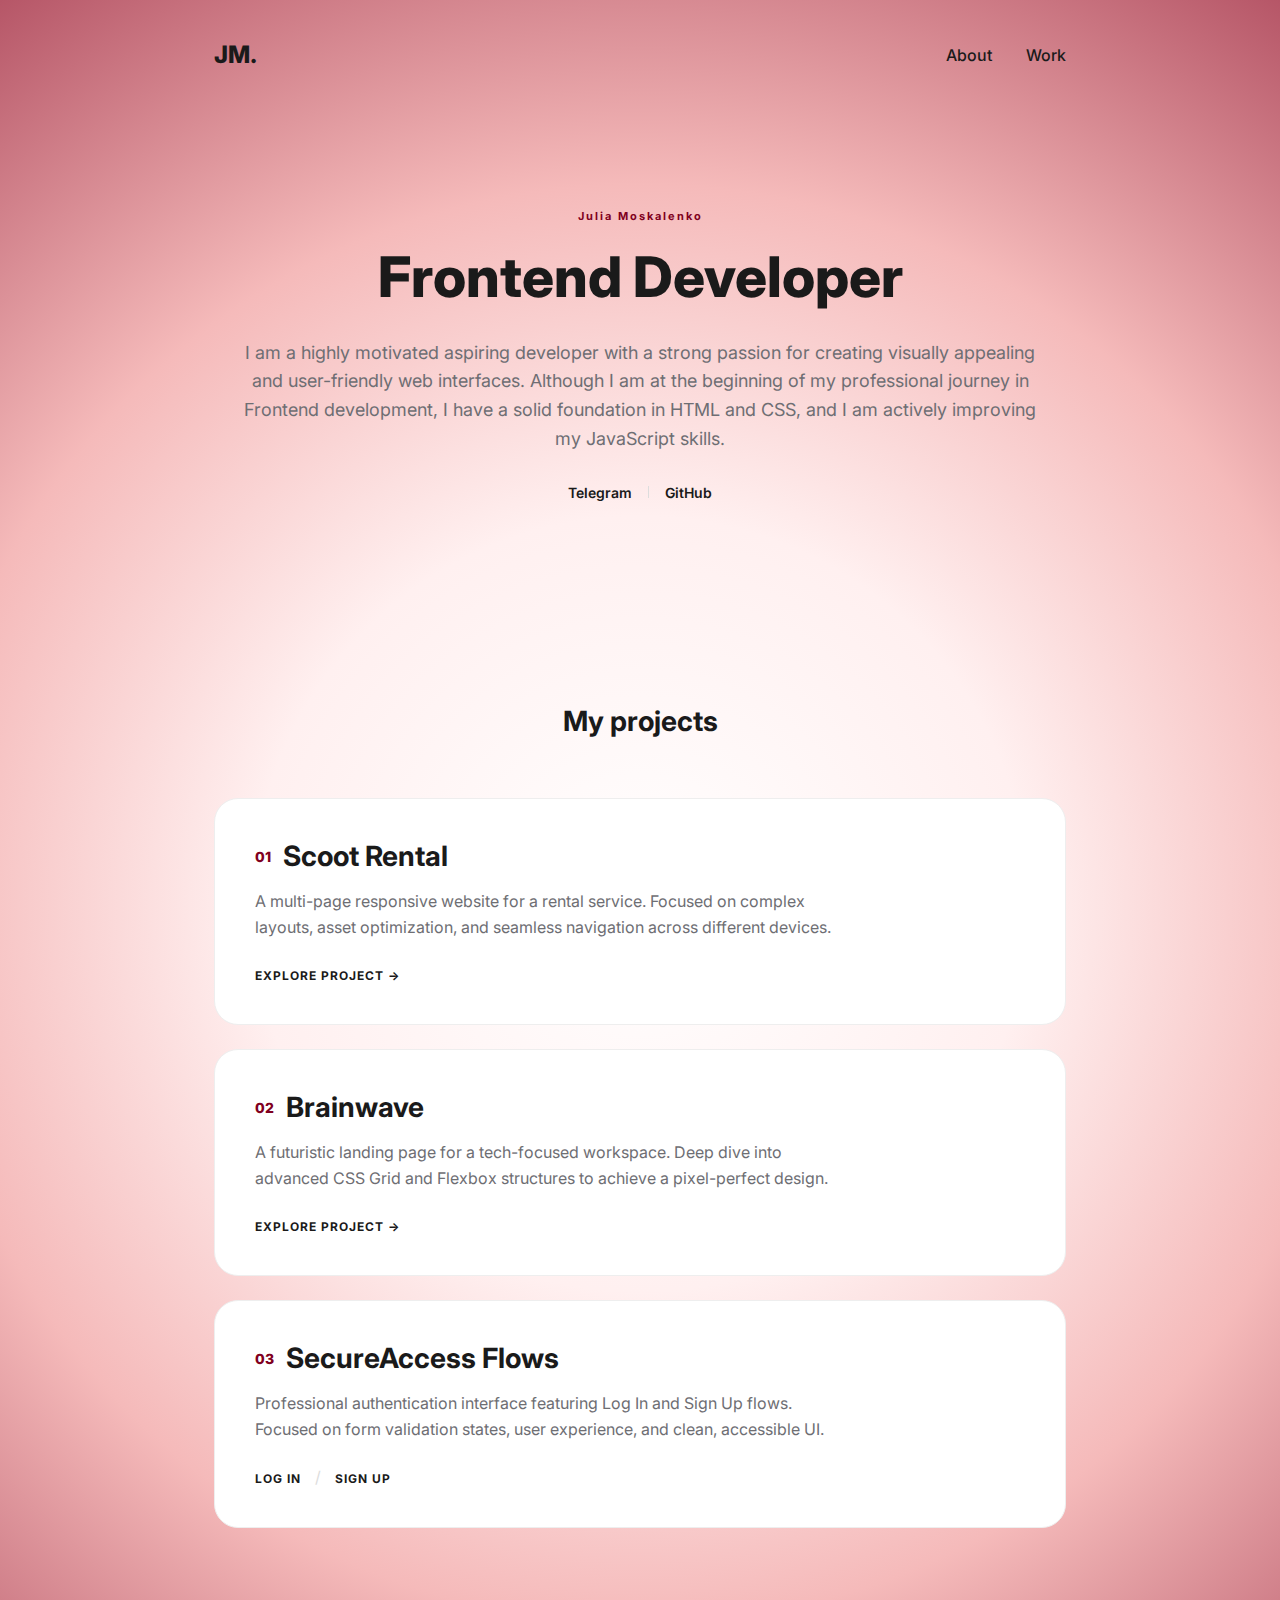
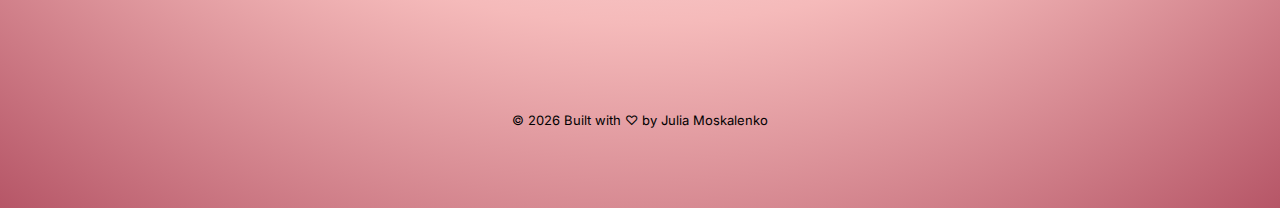
<file: index.html>
<!DOCTYPE html>
<html lang="en">
<head>
    <meta charset="UTF-8">
    <meta name="viewport" content="width=device-width, initial-scale=1.0">
    <link rel="stylesheet" href="./style.css">
    <link href='https://fonts.googleapis.com/css?family=Inter:wght@400;600;800&display=swap' rel='stylesheet'>
    <title>Julia Portfolio</title>
</head>
<body>

    <div class="portfolio">
        <nav class="portfolio__nav">
            <div class="portfolio__logo">JM.</div>
            <div class="portfolio__links">
                <a href="#about" class="portfolio__link-item">About</a>
                <a href="#work" class="portfolio__link-item">Work</a>
            </div>
        </nav>

        <header class="hero" id="about">
            <div class="hero__badge">Julia Moskalenko</div>
            <h1 class="hero__title">
                Frontend Developer
            </h1>
            <p class="hero__text">
                I am a highly motivated aspiring developer with a strong passion for creating visually appealing and user-friendly web interfaces. Although I am at the beginning of my professional journey in Frontend development, I have a solid foundation in HTML and CSS, and I am actively improving my JavaScript skills.
            </p>
            <div class="hero__socials">
                <a href="https://t.me/muiqxx" class="hero__social-btn">Telegram</a>
                <div class="hero__social-divider"></div>
                <a href="https://github.com/juliaa-mm" class="hero__social-btn">GitHub</a>
            </div>
        </header>

        <section class="work" id="work">
            <h2 class="work__title">My projects</h2>
            
            <div class="work__list">
                <article class="project-item">
                    <div class="project-item__header">
                        <span class="project-item__num">01</span>
                        <h3 class="project-item__name">Scoot Rental</h3>
                    </div>
                    <p class="project-item__desc">A multi-page responsive website for a rental service. Focused on complex layouts, asset optimization, and seamless navigation across different devices.</p>
                    <a href="./scoot-rental/index.html" class="project-item__link">Explore Project →</a>
                </article>

                <article class="project-item">
                    <div class="project-item__header">
                        <span class="project-item__num">02</span>
                        <h3 class="project-item__name">Brainwave</h3>
                    </div>
                    <p class="project-item__desc">A futuristic landing page for a tech-focused workspace. Deep dive into advanced CSS Grid and Flexbox structures to achieve a pixel-perfect design.</p>
                    <a href="./brainwave-coworking/index.html" class="project-item__link">Explore Project →</a>
                </article>

                <article class="project-item">
                    <div class="project-item__header">
                        <span class="project-item__num">03</span>
                        <h3 class="project-item__name">SecureAccess Flows</h3>
                    </div>
                    <p class="project-item__desc">Professional authentication interface featuring Log In and Sign Up flows. Focused on form validation states, user experience, and clean, accessible UI.</p>
                    <div class="project-item__auth-links">
                        <a href="./auth-flows/log_in.html" class="project-item__link">Log In</a>
                        <span class="project-item__divider">/</span>
                        <a href="./auth-flows/sign_up.html" class="project-item__link">Sign Up</a>
                    </div>
                </article>
            </div>
        </section>

        <footer class="portfolio__footer">
            <p class="portfolio__footer-text">© 2026 Built with ♡ by Julia Moskalenko</p>
        </footer>
    </div>
</body>
</html>
</file>
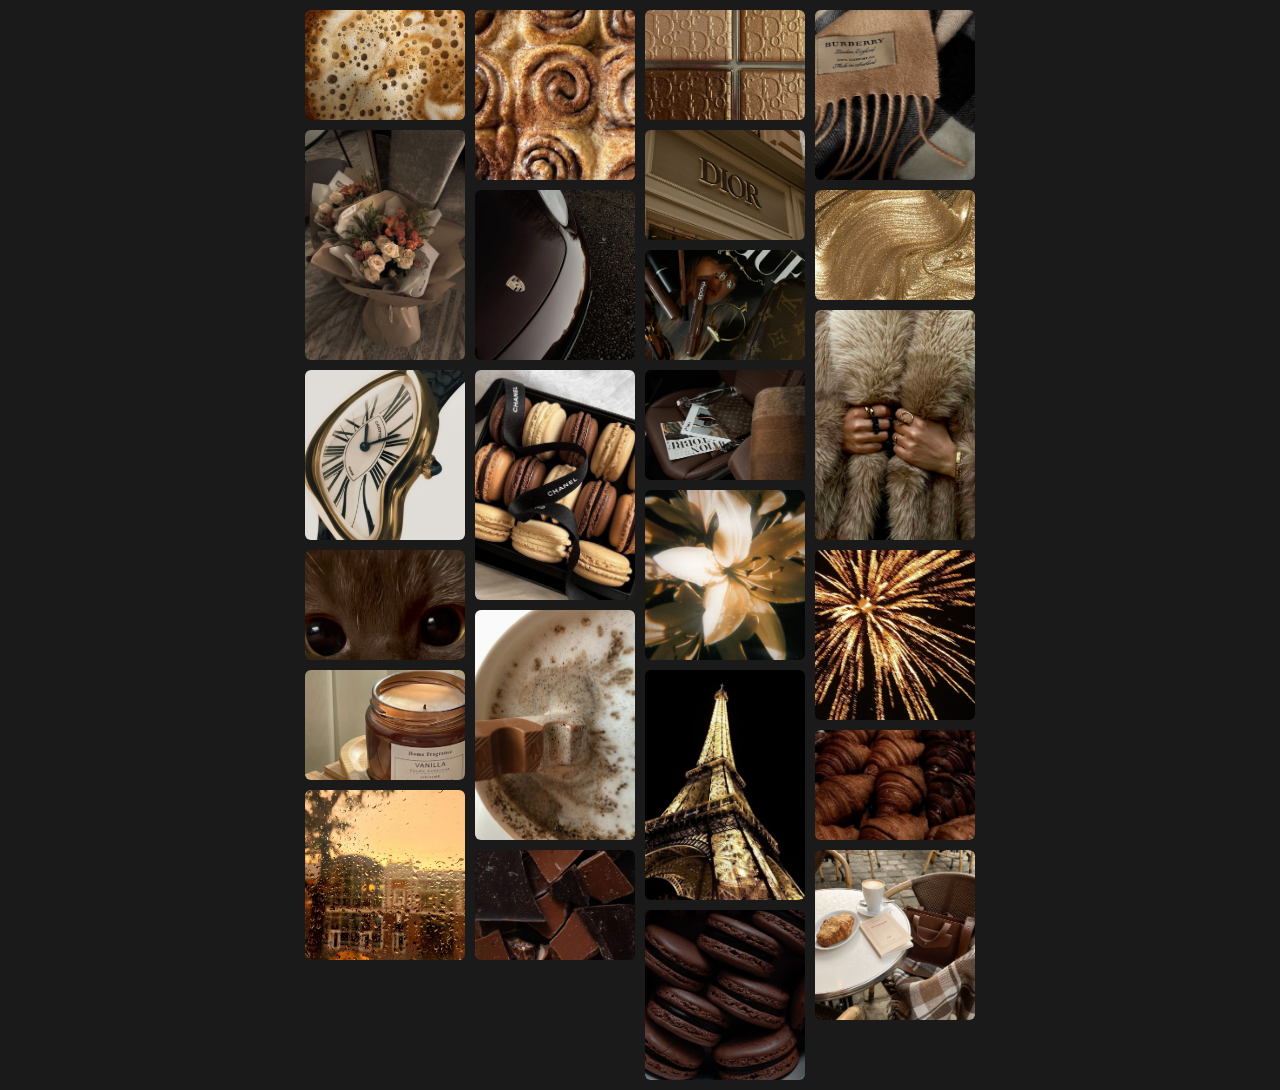
<file: lab_13/lab_13.html>
<!DOCTYPE html>
<html lang="uk">
<head>
    <meta charset="UTF-8">
    <meta name="viewport" content="width=device-width, initial-scale=1.0">
    <title>Лабораторна робота №13</title>
    <link rel="stylesheet" href="./scss/styles.css">
</head>
<body>

    <section class="gallery">
        <div class="gallery__grid">

            <div class="gallery__item gallery__item--1"></div>
            <div class="gallery__item gallery__item--2"></div>
            <div class="gallery__item gallery__item--3"></div>
            <div class="gallery__item gallery__item--4"></div>
            <div class="gallery__item gallery__item--5"></div>

            <div class="gallery__item gallery__item--6"></div>
            <div class="gallery__item gallery__item--7"></div>
            <div class="gallery__item gallery__item--8"></div>
            <div class="gallery__item gallery__item--9"></div>
            <div class="gallery__item gallery__item--10"></div>

            <div class="gallery__item gallery__item--11"></div>
            <div class="gallery__item gallery__item--12"></div>
            <div class="gallery__item gallery__item--13"></div>
            <div class="gallery__item gallery__item--14"></div>
            <div class="gallery__item gallery__item--15"></div>

            <div class="gallery__item gallery__item--16"></div>
            <div class="gallery__item gallery__item--17"></div>
            <div class="gallery__item gallery__item--18"></div>
            <div class="gallery__item gallery__item--19"></div>
            <div class="gallery__item gallery__item--20"></div>

            <div class="gallery__item gallery__item--21"></div>
            <div class="gallery__item gallery__item--22"></div>
            <div class="gallery__item gallery__item--23"></div>
            <div class="gallery__item gallery__item--24"></div>
            <div class="gallery__item gallery__item--25"></div>

        </div>
    </section>

</body>
</html>
</file>
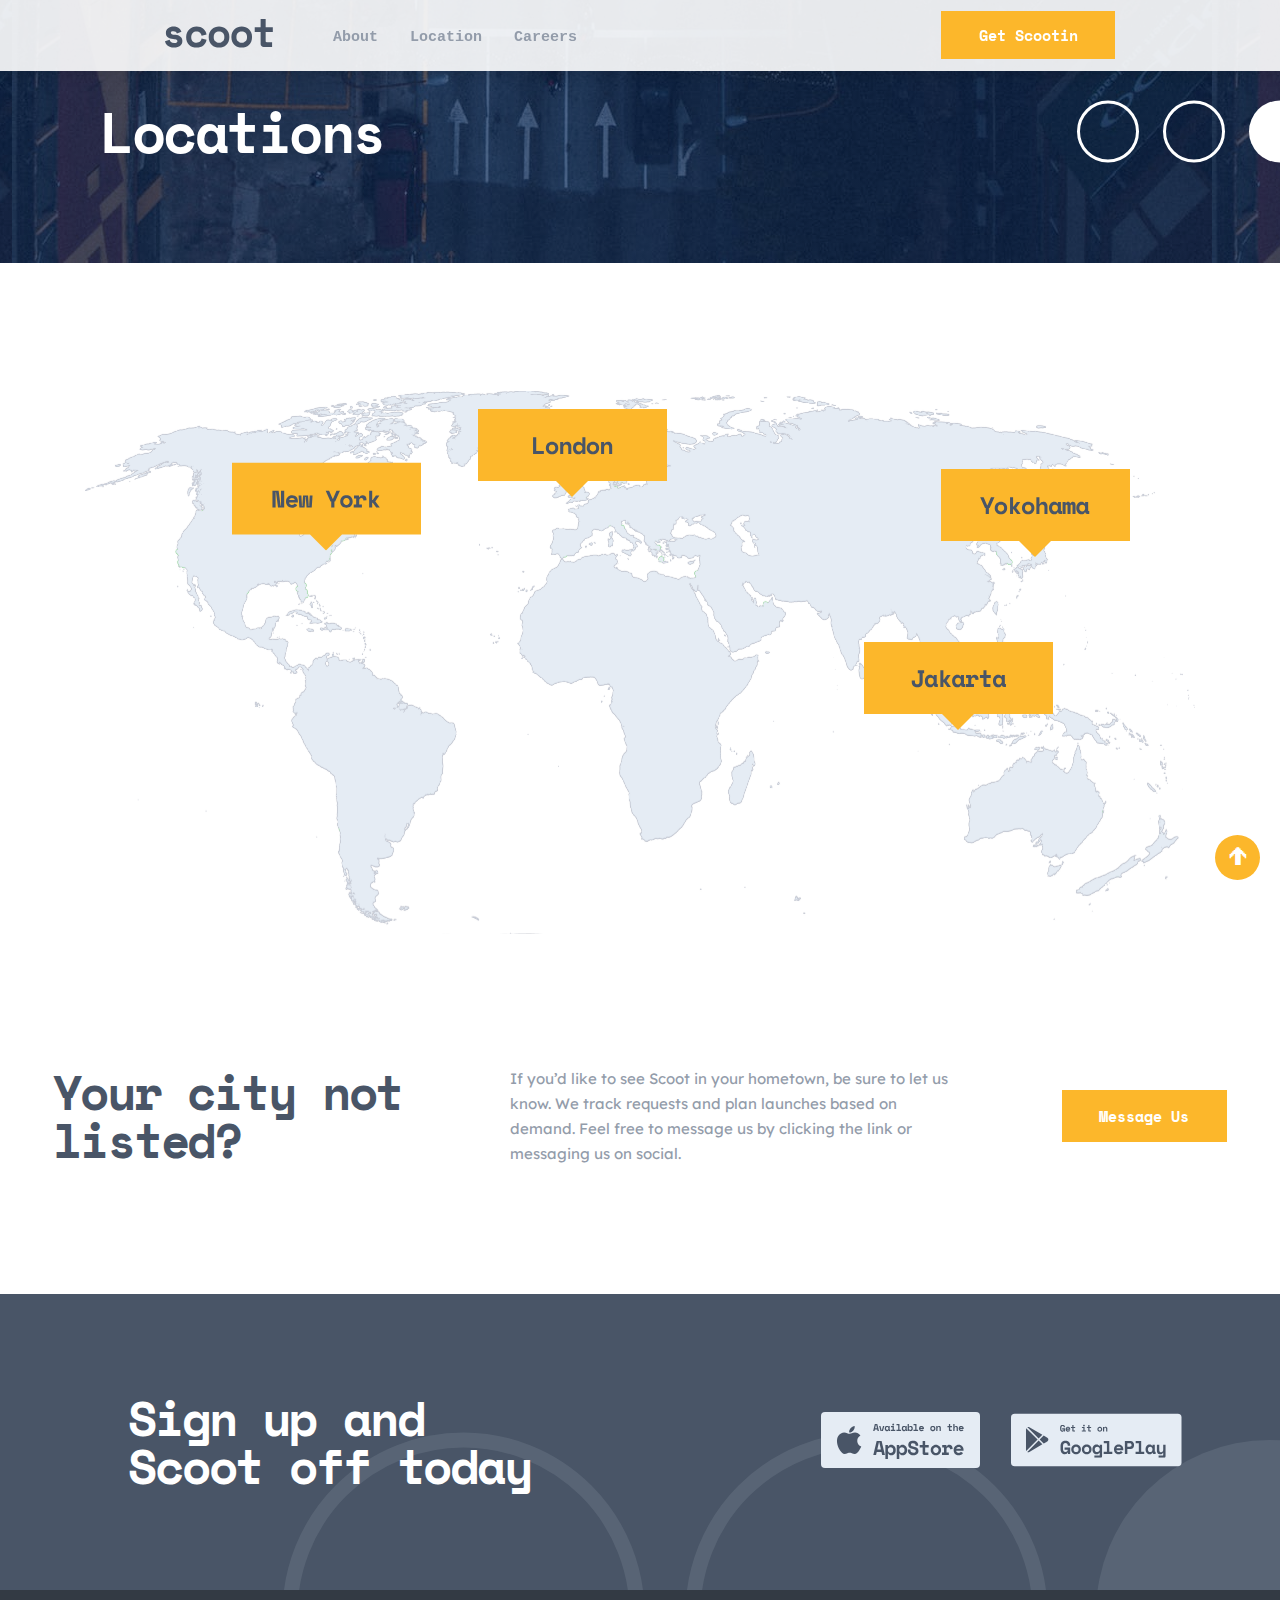
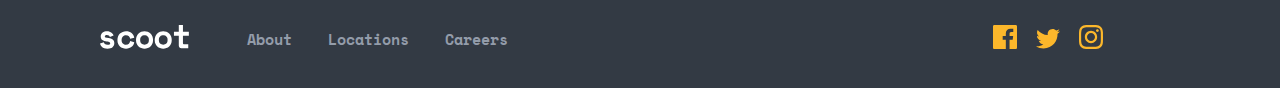
<file: lab_14/pages/locations.html>
<!DOCTYPE html>
<html lang="en">
<head>
    <meta charset="UTF-8">
    <meta name="viewport" content="width=device-width, initial-scale=1.0">
    <title>Locations</title>
    <link rel="stylesheet" href="../scss/location_styles.css">
</head>
<body>
    <a id="top"></a>
    <header class="header">
        <div class="header_logo">
            <a href="../index.html" title="Scoot Home">
                <svg width="108" height="29" viewBox="0 0 108 29" fill="none" xmlns="http://www.w3.org/2000/svg">
                    <path id="scoot" fill-rule="evenodd" clip-rule="evenodd" d="M107.097 23.2V28H98.6971C97.7905 28 97.0505 27.7067 96.4771 27.12C95.9038 26.5333 95.6171 25.7867 95.6171 24.88V12.96H89.7371V8.16H95.6171V0H100.657V8.16H107.817V12.96H100.657V22C100.657 22.8 101.017 23.2 101.737 23.2H107.097ZM9.12 28.56C11.7333 28.56 13.76 27.9733 15.2 26.8C16.64 25.6267 17.36 24.0533 17.36 22.08V21.84C17.36 20.0533 16.72 18.66 15.44 17.66C14.16 16.66 12.5067 16.0533 10.48 15.84C8.72 15.6533 7.50667 15.42 6.84 15.14C6.17333 14.86 5.84 14.4 5.84 13.76C5.84 13.3067 6.05333 12.9267 6.48 12.62C6.90667 12.3133 7.54667 12.16 8.4 12.16C9.33333 12.16 10.0933 12.3667 10.68 12.78C11.2667 13.1933 11.68 13.76 11.92 14.48L16.48 12.64C16.2667 12.08 15.96 11.5 15.56 10.9C15.16 10.3 14.64 9.75333 14 9.26C13.36 8.76667 12.58 8.36667 11.66 8.06C10.74 7.75333 9.65333 7.6 8.4 7.6C7.44 7.6 6.50667 7.73333 5.6 8C4.69333 8.26667 3.89333 8.66 3.2 9.18C2.50667 9.7 1.94667 10.3333 1.52 11.08C1.09333 11.8267 0.88 12.6933 0.88 13.68V13.92C0.88 15.8133 1.54 17.2467 2.86 18.22C4.18 19.1933 5.96 19.7733 8.2 19.96C9.02667 20.04 9.71333 20.1467 10.26 20.28C10.8067 20.4133 11.24 20.58 11.56 20.78C11.88 20.98 12.1 21.1933 12.22 21.42C12.34 21.6467 12.4 21.8933 12.4 22.16C12.4 22.6133 12.1667 23.0333 11.7 23.42C11.2333 23.8067 10.3733 24 9.12 24C7.70667 24 6.66 23.68 5.98 23.04C5.3 22.4 4.85333 21.6533 4.64 20.8L0 22.32C0.133333 23.0133 0.393333 23.7267 0.78 24.46C1.16667 25.1933 1.72 25.86 2.44 26.46C3.16 27.06 4.06667 27.56 5.16 27.96C6.25333 28.36 7.57333 28.56 9.12 28.56ZM31.5743 28.56C34.401 28.56 36.661 27.84 38.3543 26.4C40.0476 24.96 41.121 23.0667 41.5743 20.72L36.6143 19.48C36.3743 20.7867 35.8476 21.8267 35.0343 22.6C34.221 23.3733 33.041 23.76 31.4943 23.76C30.7743 23.76 30.0943 23.6467 29.4543 23.42C28.8143 23.1933 28.2543 22.8533 27.7743 22.4C27.2943 21.9467 26.9143 21.38 26.6343 20.7C26.3543 20.02 26.2143 19.24 26.2143 18.36V18.12C26.2143 17.24 26.3543 16.4467 26.6343 15.74C26.9143 15.0333 27.2943 14.4333 27.7743 13.94C28.2543 13.4467 28.8143 13.0667 29.4543 12.8C30.0943 12.5333 30.7743 12.4 31.4943 12.4C33.041 12.4 34.241 12.8267 35.0943 13.68C35.9476 14.5333 36.4543 15.5467 36.6143 16.72L41.5743 15.44C41.121 13.0933 40.0343 11.2 38.3143 9.76C36.5943 8.32 34.3476 7.6 31.5743 7.6C30.1343 7.6 28.781 7.84 27.5143 8.32C26.2476 8.8 25.141 9.49333 24.1943 10.4C23.2476 11.3067 22.5076 12.4 21.9743 13.68C21.441 14.96 21.1743 16.4 21.1743 18V18.48C21.1743 20.08 21.441 21.5067 21.9743 22.76C22.5076 24.0133 23.241 25.0667 24.1743 25.92C25.1076 26.7733 26.2076 27.4267 27.4743 27.88C28.741 28.3333 30.1076 28.56 31.5743 28.56ZM57.9286 27.88C56.6886 28.3333 55.3886 28.56 54.0286 28.56C52.6686 28.56 51.3686 28.3333 50.1286 27.88C48.8886 27.4267 47.7886 26.7667 46.8286 25.9C45.8686 25.0333 45.1086 23.9667 44.5486 22.7C43.9886 21.4333 43.7086 19.9733 43.7086 18.32V17.84C43.7086 16.2133 43.9886 14.7667 44.5486 13.5C45.1086 12.2333 45.8686 11.16 46.8286 10.28C47.7886 9.4 48.8886 8.73333 50.1286 8.28C51.3686 7.82667 52.6686 7.6 54.0286 7.6C55.3886 7.6 56.6886 7.82667 57.9286 8.28C59.1686 8.73333 60.2686 9.4 61.2286 10.28C62.1886 11.16 62.9486 12.2333 63.5086 13.5C64.0686 14.7667 64.3486 16.2133 64.3486 17.84V18.32C64.3486 19.9733 64.0686 21.4333 63.5086 22.7C62.9486 23.9667 62.1886 25.0333 61.2286 25.9C60.2686 26.7667 59.1686 27.4267 57.9286 27.88ZM54.0286 23.76C53.3086 23.76 52.6286 23.64 51.9886 23.4C51.3486 23.16 50.7886 22.8133 50.3086 22.36C49.8286 21.9067 49.4486 21.3533 49.1686 20.7C48.8886 20.0467 48.7486 19.3067 48.7486 18.48V17.68C48.7486 16.8533 48.8886 16.1133 49.1686 15.46C49.4486 14.8067 49.8286 14.2533 50.3086 13.8C50.7886 13.3467 51.3486 13 51.9886 12.76C52.6286 12.52 53.3086 12.4 54.0286 12.4C54.7486 12.4 55.4286 12.52 56.0686 12.76C56.7086 13 57.2686 13.3467 57.7486 13.8C58.2286 14.2533 58.6086 14.8067 58.8886 15.46C59.1686 16.1133 59.3086 16.8533 59.3086 17.68V18.48C59.3086 19.3067 59.1686 20.0467 58.8886 20.7C58.6086 21.3533 58.2286 21.9067 57.7486 22.36C57.2686 22.8133 56.7086 23.16 56.0686 23.4C55.4286 23.64 54.7486 23.76 54.0286 23.76ZM80.6229 27.88C79.3829 28.3333 78.0829 28.56 76.7229 28.56C75.3629 28.56 74.0629 28.3333 72.8229 27.88C71.5829 27.4267 70.4829 26.7667 69.5229 25.9C68.5629 25.0333 67.8029 23.9667 67.2429 22.7C66.6829 21.4333 66.4029 19.9733 66.4029 18.32V17.84C66.4029 16.2133 66.6829 14.7667 67.2429 13.5C67.8029 12.2333 68.5629 11.16 69.5229 10.28C70.4829 9.4 71.5829 8.73333 72.8229 8.28C74.0629 7.82667 75.3629 7.6 76.7229 7.6C78.0829 7.6 79.3829 7.82667 80.6229 8.28C81.8629 8.73333 82.9629 9.4 83.9229 10.28C84.8829 11.16 85.6429 12.2333 86.2029 13.5C86.7629 14.7667 87.0429 16.2133 87.0429 17.84V18.32C87.0429 19.9733 86.7629 21.4333 86.2029 22.7C85.6429 23.9667 84.8829 25.0333 83.9229 25.9C82.9629 26.7667 81.8629 27.4267 80.6229 27.88ZM76.7229 23.76C76.0029 23.76 75.3229 23.64 74.6829 23.4C74.0429 23.16 73.4829 22.8133 73.0029 22.36C72.5229 21.9067 72.1429 21.3533 71.8629 20.7C71.5829 20.0467 71.4429 19.3067 71.4429 18.48V17.68C71.4429 16.8533 71.5829 16.1133 71.8629 15.46C72.1429 14.8067 72.5229 14.2533 73.0029 13.8C73.4829 13.3467 74.0429 13 74.6829 12.76C75.3229 12.52 76.0029 12.4 76.7229 12.4C77.4429 12.4 78.1229 12.52 78.7629 12.76C79.4029 13 79.9629 13.3467 80.4429 13.8C80.9229 14.2533 81.3029 14.8067 81.5829 15.46C81.8629 16.1133 82.0029 16.8533 82.0029 17.68V18.48C82.0029 19.3067 81.8629 20.0467 81.5829 20.7C81.3029 21.3533 80.9229 21.9067 80.4429 22.36C79.9629 22.8133 79.4029 23.16 78.7629 23.4C78.1229 23.64 77.4429 23.76 76.7229 23.76Z" fill="#495567"/>
                </svg> 
            </a>
        </div>
        <div class="header_links">
            <a class="header_links_link" href="about.html">About</a>
            <a class="header_links_link" href="locations.html">Location</a>
            <a class="header_links_link" href="careers.html">Careers</a>
        </div>
        <div class="header_right">
            <a class="header_right_button">Get Scootin</a>
        </div>
    </header>
    <main class="page__main">
        <section class="page__main-title">
            <h1 class="page__main-title-text">Locations</h1>
            <svg width="203" height="63" viewBox="0 0 203 63" fill="none" xmlns="http://www.w3.org/2000/svg">
                <circle cx="31" cy="31.5" r="29.5" stroke="white" stroke-width="3"/>
                <circle cx="117" cy="31.5" r="29.5" stroke="white" stroke-width="3"/>
                <circle cx="203" cy="31.5" r="31" fill="white"/>
            </svg>
        </section>
        <section class="page__main-map">
            <div class="page_main-map-container">
                <img src="../imgs/locations/map.svg" class="page_main-map-container-picture" alt="map picture">
            </div>
        </section>
        <section class="page__main-content">
            <h2 class="page__main-content-title">Your city not listed?</h2>
            <p class="page__main-content-text">If you’d like to see Scoot in your hometown, be sure to let us know. We track requests and plan launches based on demand. Feel free to message us by clicking the link or messaging us on social.</p>
            <a href="#" class="page__main-content-btn">Message Us</a>
        </section>
    </main>
        <footer class="page__footer">
        <section class="page__footer-section-signup">
            <h2 class="page__footer-section-signup-title">Sign up and <br> Scoot off today</h2>
            <div class="page__footer-section-signup-app">
                <div class="page__footer-section-signup-app-apple">
                    <svg width="159" height="56" viewBox="0 0 159 56" fill="none" xmlns="http://www.w3.org/2000/svg">
                    <rect width="159" height="56" rx="4" fill="#E5ECF4"/>
                    <g clip-path="url(#clip0_0_3298)">
                    <path d="M60.5 40H55.74L55.06 43H52.3L55.64 29H60.6L63.94 43H61.18L60.5 40ZM56.3 37.48H59.92L58.3 30.32H57.94L56.3 37.48ZM66.9132 47H64.3932V33.08H66.9132V34.52H67.2732C67.5399 33.9733 67.9266 33.5533 68.4332 33.26C68.9399 32.9533 69.5866 32.8 70.3732 32.8C70.9599 32.8 71.5132 32.9133 72.0332 33.14C72.5666 33.3667 73.0266 33.7 73.4132 34.14C73.8132 34.5667 74.1266 35.0933 74.3532 35.72C74.5932 36.3467 74.7132 37.06 74.7132 37.86V38.22C74.7132 39.0333 74.5999 39.7533 74.3732 40.38C74.1466 41.0067 73.8399 41.54 73.4532 41.98C73.0666 42.4067 72.6066 42.7333 72.0732 42.96C71.5532 43.1733 70.9866 43.28 70.3732 43.28C69.9199 43.28 69.5266 43.2333 69.1932 43.14C68.8599 43.0467 68.5666 42.92 68.3132 42.76C68.0732 42.6 67.8666 42.42 67.6932 42.22C67.5332 42.0067 67.3932 41.7867 67.2732 41.56H66.9132V47ZM69.5532 40.88C70.3399 40.88 70.9732 40.64 71.4532 40.16C71.9466 39.6667 72.1932 39 72.1932 38.16V37.92C72.1932 37.08 71.9466 36.42 71.4532 35.94C70.9732 35.4467 70.3399 35.2 69.5532 35.2C68.7666 35.2 68.1266 35.4533 67.6332 35.96C67.1532 36.4533 66.9132 37.1067 66.9132 37.92V38.16C66.9132 38.9733 67.1532 39.6333 67.6332 40.14C68.1266 40.6333 68.7666 40.88 69.5532 40.88ZM78.2665 47H75.7465V33.08H78.2665V34.52H78.6265C78.8931 33.9733 79.2798 33.5533 79.7865 33.26C80.2931 32.9533 80.9398 32.8 81.7265 32.8C82.3131 32.8 82.8665 32.9133 83.3865 33.14C83.9198 33.3667 84.3798 33.7 84.7665 34.14C85.1665 34.5667 85.4798 35.0933 85.7065 35.72C85.9465 36.3467 86.0665 37.06 86.0665 37.86V38.22C86.0665 39.0333 85.9531 39.7533 85.7265 40.38C85.4998 41.0067 85.1931 41.54 84.8065 41.98C84.4198 42.4067 83.9598 42.7333 83.4265 42.96C82.9065 43.1733 82.3398 43.28 81.7265 43.28C81.2731 43.28 80.8798 43.2333 80.5465 43.14C80.2131 43.0467 79.9198 42.92 79.6665 42.76C79.4265 42.6 79.2198 42.42 79.0465 42.22C78.8865 42.0067 78.7465 41.7867 78.6265 41.56H78.2665V47ZM80.9065 40.88C81.6931 40.88 82.3265 40.64 82.8065 40.16C83.2998 39.6667 83.5465 39 83.5465 38.16V37.92C83.5465 37.08 83.2998 36.42 82.8065 35.94C82.3265 35.4467 81.6931 35.2 80.9065 35.2C80.1198 35.2 79.4798 35.4533 78.9865 35.96C78.5065 36.4533 78.2665 37.1067 78.2665 37.92V38.16C78.2665 38.9733 78.5065 39.6333 78.9865 40.14C79.4798 40.6333 80.1198 40.88 80.9065 40.88ZM94.5797 33.28C94.5797 32.72 94.3597 32.2333 93.9197 31.82C93.493 31.4067 92.8864 31.2 92.0997 31.2C91.433 31.2 90.9064 31.34 90.5197 31.62C90.133 31.8867 89.9397 32.2533 89.9397 32.72C89.9397 32.96 89.9864 33.18 90.0797 33.38C90.173 33.5667 90.333 33.74 90.5597 33.9C90.7997 34.0467 91.1064 34.18 91.4797 34.3C91.8664 34.42 92.353 34.5333 92.9397 34.64C94.4064 34.9067 95.5264 35.3533 96.2997 35.98C97.073 36.6067 97.4597 37.5333 97.4597 38.76V39C97.4597 39.6533 97.3397 40.2467 97.0997 40.78C96.873 41.3 96.5397 41.7467 96.0997 42.12C95.6597 42.4933 95.1264 42.78 94.4997 42.98C93.873 43.18 93.1664 43.28 92.3797 43.28C91.4597 43.28 90.6464 43.1533 89.9397 42.9C89.2464 42.6333 88.6664 42.2733 88.1997 41.82C87.733 41.3533 87.3797 40.8133 87.1397 40.2C86.8997 39.5733 86.7797 38.8933 86.7797 38.16V37.56H89.4197V38.04C89.4197 38.88 89.6597 39.5533 90.1397 40.06C90.633 40.5533 91.393 40.8 92.4197 40.8C93.2197 40.8 93.813 40.6267 94.1997 40.28C94.5864 39.9333 94.7797 39.52 94.7797 39.04C94.7797 38.8133 94.7397 38.6 94.6597 38.4C94.5797 38.1867 94.4397 38 94.2397 37.84C94.0397 37.6667 93.7664 37.5133 93.4197 37.38C93.073 37.2467 92.633 37.1333 92.0997 37.04C91.393 36.92 90.7464 36.7667 90.1597 36.58C89.573 36.38 89.0597 36.12 88.6197 35.8C88.193 35.48 87.8597 35.08 87.6197 34.6C87.3797 34.12 87.2597 33.5333 87.2597 32.84V32.72C87.2597 32.1467 87.373 31.62 87.5997 31.14C87.8397 30.6467 88.1664 30.22 88.5797 29.86C89.0064 29.5 89.513 29.22 90.0997 29.02C90.6997 28.82 91.3664 28.72 92.0997 28.72C92.9264 28.72 93.6597 28.84 94.2997 29.08C94.9397 29.3067 95.473 29.62 95.8997 30.02C96.3397 30.42 96.6664 30.88 96.8797 31.4C97.1064 31.92 97.2197 32.4667 97.2197 33.04V33.76H94.5797V33.28ZM98.6929 33.08H101.633V29H104.153V33.08H107.733V35.48H104.153V40C104.153 40.4 104.333 40.6 104.693 40.6H107.373V43H103.173C102.72 43 102.346 42.8533 102.053 42.56C101.773 42.2667 101.633 41.8933 101.633 41.44V35.48H98.6929V33.08ZM120.046 38.16C120.046 38.9867 119.906 39.72 119.626 40.36C119.346 40.9867 118.966 41.52 118.486 41.96C118.006 42.3867 117.453 42.7133 116.826 42.94C116.213 43.1667 115.566 43.28 114.886 43.28C114.206 43.28 113.553 43.1667 112.926 42.94C112.313 42.7133 111.766 42.3867 111.286 41.96C110.806 41.52 110.426 40.9867 110.146 40.36C109.866 39.72 109.726 38.9867 109.726 38.16V37.92C109.726 37.1067 109.866 36.3867 110.146 35.76C110.426 35.12 110.806 34.58 111.286 34.14C111.766 33.7 112.313 33.3667 112.926 33.14C113.553 32.9133 114.206 32.8 114.886 32.8C115.566 32.8 116.213 32.9133 116.826 33.14C117.453 33.3667 118.006 33.7 118.486 34.14C118.966 34.58 119.346 35.12 119.626 35.76C119.906 36.3867 120.046 37.1067 120.046 37.92V38.16ZM114.886 40.88C115.246 40.88 115.586 40.82 115.906 40.7C116.226 40.58 116.506 40.4067 116.746 40.18C116.986 39.9533 117.173 39.68 117.306 39.36C117.453 39.0267 117.526 38.6533 117.526 38.24V37.84C117.526 37.4267 117.453 37.06 117.306 36.74C117.173 36.4067 116.986 36.1267 116.746 35.9C116.506 35.6733 116.226 35.5 115.906 35.38C115.586 35.26 115.246 35.2 114.886 35.2C114.526 35.2 114.186 35.26 113.866 35.38C113.546 35.5 113.266 35.6733 113.026 35.9C112.786 36.1267 112.593 36.4067 112.446 36.74C112.313 37.06 112.246 37.4267 112.246 37.84V38.24C112.246 38.6533 112.313 39.0267 112.446 39.36C112.593 39.68 112.786 39.9533 113.026 40.18C113.266 40.4067 113.546 40.58 113.866 40.7C114.186 40.82 114.526 40.88 114.886 40.88ZM121.199 33.08H125.399V34.52H125.759C125.946 33.9733 126.259 33.5533 126.699 33.26C127.153 32.9533 127.693 32.8 128.319 32.8C129.306 32.8 130.099 33.1133 130.699 33.74C131.299 34.3533 131.599 35.2933 131.599 36.56V37L128.999 37.24V36.96C128.999 36.4133 128.859 35.98 128.579 35.66C128.299 35.3267 127.879 35.16 127.319 35.16C126.759 35.16 126.319 35.3533 125.999 35.74C125.679 36.1267 125.519 36.68 125.519 37.4V40.6H127.799V43H120.959V40.6H122.999V35.48H121.199V33.08ZM135.253 38.86C135.266 39.1533 135.333 39.4267 135.453 39.68C135.586 39.92 135.759 40.1333 135.973 40.32C136.199 40.4933 136.453 40.6333 136.733 40.74C137.026 40.8333 137.333 40.88 137.653 40.88C138.279 40.88 138.759 40.7733 139.093 40.56C139.426 40.3333 139.666 40.0667 139.813 39.76L141.973 40.96C141.853 41.2133 141.686 41.48 141.473 41.76C141.259 42.0267 140.979 42.2733 140.633 42.5C140.299 42.7267 139.886 42.9133 139.393 43.06C138.913 43.2067 138.346 43.28 137.693 43.28C136.946 43.28 136.266 43.16 135.653 42.92C135.039 42.68 134.506 42.3333 134.053 41.88C133.613 41.4267 133.266 40.8733 133.013 40.22C132.773 39.5667 132.653 38.8267 132.653 38V37.88C132.653 37.12 132.779 36.4267 133.033 35.8C133.299 35.1733 133.659 34.64 134.113 34.2C134.566 33.76 135.093 33.42 135.693 33.18C136.306 32.9267 136.959 32.8 137.653 32.8C138.506 32.8 139.239 32.9533 139.853 33.26C140.466 33.5533 140.973 33.9333 141.373 34.4C141.773 34.8533 142.066 35.36 142.253 35.92C142.439 36.4667 142.533 37 142.533 37.52V38.86H135.253ZM137.633 35.08C136.993 35.08 136.473 35.2467 136.073 35.58C135.673 35.9 135.413 36.2733 135.293 36.7H139.973C139.893 36.2333 139.639 35.8467 139.213 35.54C138.799 35.2333 138.273 35.08 137.633 35.08Z" fill="#495567"/>
                    <path d="M56.25 17.5H53.87L53.53 19H52.15L53.82 12H56.3L57.97 19H56.59L56.25 17.5ZM54.15 16.24H55.96L55.15 12.66H54.97L54.15 16.24ZM58.1066 14.04H59.4666L60.6366 18.4H60.8166L61.9866 14.04H63.3466L61.9266 19H59.5266L58.1066 14.04ZM67.3432 18.28C67.2099 18.5933 67.0232 18.8167 66.7832 18.95C66.5432 19.0767 66.2632 19.14 65.9432 19.14C65.6432 19.14 65.3599 19.0833 65.0932 18.97C64.8332 18.8567 64.6032 18.69 64.4032 18.47C64.2032 18.25 64.0432 17.9833 63.9232 17.67C63.8099 17.3567 63.7532 17 63.7532 16.6V16.44C63.7532 16.0467 63.8099 15.6933 63.9232 15.38C64.0366 15.0667 64.1899 14.8 64.3832 14.58C64.5766 14.36 64.7999 14.1933 65.0532 14.08C65.3132 13.96 65.5899 13.9 65.8832 13.9C66.2366 13.9 66.5199 13.96 66.7332 14.08C66.9532 14.2 67.1266 14.3867 67.2532 14.64H67.4332V14.04H68.6932V17.5C68.6932 17.7 68.7832 17.8 68.9632 17.8H69.1532V19H68.2932C68.0666 19 67.8799 18.9333 67.7332 18.8C67.5932 18.6667 67.5232 18.4933 67.5232 18.28H67.3432ZM66.2232 17.94C66.5899 17.94 66.8832 17.82 67.1032 17.58C67.3232 17.3333 67.4332 17 67.4332 16.58V16.46C67.4332 16.04 67.3232 15.71 67.1032 15.47C66.8832 15.2233 66.5899 15.1 66.2232 15.1C65.8566 15.1 65.5632 15.2233 65.3432 15.47C65.1232 15.71 65.0132 16.04 65.0132 16.46V16.58C65.0132 17 65.1232 17.3333 65.3432 17.58C65.5632 17.82 65.8566 17.94 66.2232 17.94ZM69.8999 17.8H71.5799V15.24H70.0199V14.04H72.8399V17.8H74.2799V19H69.8999V17.8ZM73.1499 12.57C73.1499 12.7033 73.1232 12.83 73.0699 12.95C73.0232 13.0633 72.9565 13.1633 72.8699 13.25C72.7832 13.33 72.6799 13.3967 72.5599 13.45C72.4465 13.4967 72.3265 13.52 72.1999 13.52C72.0665 13.52 71.9432 13.4967 71.8299 13.45C71.7165 13.3967 71.6165 13.33 71.5299 13.25C71.4432 13.1633 71.3732 13.0633 71.3199 12.95C71.2732 12.83 71.2499 12.7033 71.2499 12.57C71.2499 12.4367 71.2732 12.3133 71.3199 12.2C71.3732 12.08 71.4432 11.98 71.5299 11.9C71.6165 11.8133 71.7165 11.7467 71.8299 11.7C71.9432 11.6467 72.0665 11.62 72.1999 11.62C72.3265 11.62 72.4465 11.6467 72.5599 11.7C72.6799 11.7467 72.7832 11.8133 72.8699 11.9C72.9565 11.98 73.0232 12.08 73.0699 12.2C73.1232 12.3133 73.1499 12.4367 73.1499 12.57ZM75.4565 17.8H77.1965V13.2H75.5165V12H78.4565V17.8H80.0765V19H75.4565V17.8ZM84.3731 18.28C84.2398 18.5933 84.0531 18.8167 83.8131 18.95C83.5731 19.0767 83.2931 19.14 82.9731 19.14C82.6731 19.14 82.3898 19.0833 82.1231 18.97C81.8631 18.8567 81.6331 18.69 81.4331 18.47C81.2331 18.25 81.0731 17.9833 80.9531 17.67C80.8398 17.3567 80.7831 17 80.7831 16.6V16.44C80.7831 16.0467 80.8398 15.6933 80.9531 15.38C81.0664 15.0667 81.2198 14.8 81.4131 14.58C81.6064 14.36 81.8298 14.1933 82.0831 14.08C82.3431 13.96 82.6198 13.9 82.9131 13.9C83.2664 13.9 83.5498 13.96 83.7631 14.08C83.9831 14.2 84.1564 14.3867 84.2831 14.64H84.4631V14.04H85.7231V17.5C85.7231 17.7 85.8131 17.8 85.9931 17.8H86.1831V19H85.3231C85.0964 19 84.9098 18.9333 84.7631 18.8C84.6231 18.6667 84.5531 18.4933 84.5531 18.28H84.3731ZM83.2531 17.94C83.6198 17.94 83.9131 17.82 84.1331 17.58C84.3531 17.3333 84.4631 17 84.4631 16.58V16.46C84.4631 16.04 84.3531 15.71 84.1331 15.47C83.9131 15.2233 83.6198 15.1 83.2531 15.1C82.8864 15.1 82.5931 15.2233 82.3731 15.47C82.1531 15.71 82.0431 16.04 82.0431 16.46V16.58C82.0431 17 82.1531 17.3333 82.3731 17.58C82.5931 17.82 82.8864 17.94 83.2531 17.94ZM87.8897 19H86.6297V12H87.8897V14.76H88.0697C88.203 14.4867 88.3964 14.2767 88.6497 14.13C88.903 13.9767 89.2264 13.9 89.6197 13.9C89.913 13.9 90.1897 13.9567 90.4497 14.07C90.7164 14.1833 90.9464 14.35 91.1397 14.57C91.3397 14.7833 91.4964 15.0467 91.6097 15.36C91.7297 15.6733 91.7897 16.03 91.7897 16.43V16.61C91.7897 17.0167 91.733 17.3767 91.6197 17.69C91.5064 18.0033 91.353 18.27 91.1597 18.49C90.9664 18.7033 90.7364 18.8667 90.4697 18.98C90.2097 19.0867 89.9264 19.14 89.6197 19.14C89.393 19.14 89.1964 19.1167 89.0297 19.07C88.863 19.0233 88.7164 18.96 88.5897 18.88C88.4697 18.8 88.3664 18.71 88.2797 18.61C88.1997 18.5033 88.1297 18.3933 88.0697 18.28H87.8897V19ZM89.2097 17.94C89.603 17.94 89.9197 17.82 90.1597 17.58C90.4064 17.3333 90.5297 17 90.5297 16.58V16.46C90.5297 16.04 90.4064 15.71 90.1597 15.47C89.9197 15.2233 89.603 15.1 89.2097 15.1C88.8164 15.1 88.4964 15.2267 88.2497 15.48C88.0097 15.7267 87.8897 16.0533 87.8897 16.46V16.58C87.8897 16.9867 88.0097 17.3167 88.2497 17.57C88.4964 17.8167 88.8164 17.94 89.2097 17.94ZM92.4863 17.8H94.2263V13.2H92.5463V12H95.4863V17.8H97.1063V19H92.4863V17.8ZM99.3029 16.93C99.3096 17.0767 99.3429 17.2133 99.4029 17.34C99.4696 17.46 99.5563 17.5667 99.6629 17.66C99.7763 17.7467 99.9029 17.8167 100.043 17.87C100.19 17.9167 100.343 17.94 100.503 17.94C100.816 17.94 101.056 17.8867 101.223 17.78C101.39 17.6667 101.51 17.5333 101.583 17.38L102.663 17.98C102.603 18.1067 102.52 18.24 102.413 18.38C102.306 18.5133 102.166 18.6367 101.993 18.75C101.826 18.8633 101.62 18.9567 101.373 19.03C101.133 19.1033 100.85 19.14 100.523 19.14C100.15 19.14 99.8096 19.08 99.5029 18.96C99.1963 18.84 98.9296 18.6667 98.7029 18.44C98.4829 18.2133 98.3096 17.9367 98.1829 17.61C98.0629 17.2833 98.0029 16.9133 98.0029 16.5V16.44C98.0029 16.06 98.0663 15.7133 98.1929 15.4C98.3263 15.0867 98.5063 14.82 98.7329 14.6C98.9596 14.38 99.2229 14.21 99.5229 14.09C99.8296 13.9633 100.156 13.9 100.503 13.9C100.93 13.9 101.296 13.9767 101.603 14.13C101.91 14.2767 102.163 14.4667 102.363 14.7C102.563 14.9267 102.71 15.18 102.803 15.46C102.896 15.7333 102.943 16 102.943 16.26V16.93H99.3029ZM100.493 15.04C100.173 15.04 99.9129 15.1233 99.7129 15.29C99.5129 15.45 99.3829 15.6367 99.3229 15.85H101.663C101.623 15.6167 101.496 15.4233 101.283 15.27C101.076 15.1167 100.813 15.04 100.493 15.04ZM114.406 16.58C114.406 16.9933 114.336 17.36 114.196 17.68C114.056 17.9933 113.866 18.26 113.626 18.48C113.386 18.6933 113.11 18.8567 112.796 18.97C112.49 19.0833 112.166 19.14 111.826 19.14C111.486 19.14 111.16 19.0833 110.846 18.97C110.54 18.8567 110.266 18.6933 110.026 18.48C109.786 18.26 109.596 17.9933 109.456 17.68C109.316 17.36 109.246 16.9933 109.246 16.58V16.46C109.246 16.0533 109.316 15.6933 109.456 15.38C109.596 15.06 109.786 14.79 110.026 14.57C110.266 14.35 110.54 14.1833 110.846 14.07C111.16 13.9567 111.486 13.9 111.826 13.9C112.166 13.9 112.49 13.9567 112.796 14.07C113.11 14.1833 113.386 14.35 113.626 14.57C113.866 14.79 114.056 15.06 114.196 15.38C114.336 15.6933 114.406 16.0533 114.406 16.46V16.58ZM111.826 17.94C112.006 17.94 112.176 17.91 112.336 17.85C112.496 17.79 112.636 17.7033 112.756 17.59C112.876 17.4767 112.97 17.34 113.036 17.18C113.11 17.0133 113.146 16.8267 113.146 16.62V16.42C113.146 16.2133 113.11 16.03 113.036 15.87C112.97 15.7033 112.876 15.5633 112.756 15.45C112.636 15.3367 112.496 15.25 112.336 15.19C112.176 15.13 112.006 15.1 111.826 15.1C111.646 15.1 111.476 15.13 111.316 15.19C111.156 15.25 111.016 15.3367 110.896 15.45C110.776 15.5633 110.68 15.7033 110.606 15.87C110.54 16.03 110.506 16.2133 110.506 16.42V16.62C110.506 16.8267 110.54 17.0133 110.606 17.18C110.68 17.34 110.776 17.4767 110.896 17.59C111.016 17.7033 111.156 17.79 111.316 17.85C111.476 17.91 111.646 17.94 111.826 17.94ZM116.483 19H115.223V14.04H116.483V14.78H116.663C116.776 14.5 116.959 14.2833 117.213 14.13C117.466 13.9767 117.763 13.9 118.103 13.9C118.343 13.9 118.566 13.94 118.773 14.02C118.986 14.0933 119.173 14.21 119.333 14.37C119.493 14.53 119.616 14.7333 119.703 14.98C119.796 15.2267 119.843 15.52 119.843 15.86V19H118.583V16.18C118.583 15.8267 118.496 15.55 118.323 15.35C118.156 15.1433 117.913 15.04 117.593 15.04C117.219 15.04 116.939 15.1667 116.753 15.42C116.573 15.6667 116.483 16 116.483 16.42V19ZM126.436 14.04H127.906V12H129.166V14.04H130.956V15.24H129.166V17.5C129.166 17.7 129.256 17.8 129.436 17.8H130.776V19H128.676C128.449 19 128.263 18.9267 128.116 18.78C127.976 18.6333 127.906 18.4467 127.906 18.22V15.24H126.436V14.04ZM133.533 19H132.273V12H133.533V14.84H133.713C133.839 14.54 134.026 14.31 134.273 14.15C134.519 13.9833 134.823 13.9 135.183 13.9C135.429 13.9 135.656 13.94 135.863 14.02C136.069 14.1 136.249 14.22 136.403 14.38C136.556 14.54 136.676 14.7467 136.763 15C136.849 15.2467 136.893 15.54 136.893 15.88V19H135.633V16.18C135.633 15.8267 135.546 15.55 135.373 15.35C135.206 15.1433 134.963 15.04 134.643 15.04C134.269 15.04 133.989 15.1667 133.803 15.42C133.623 15.6667 133.533 16 133.533 16.42V19ZM139.039 16.93C139.046 17.0767 139.079 17.2133 139.139 17.34C139.206 17.46 139.293 17.5667 139.399 17.66C139.513 17.7467 139.639 17.8167 139.779 17.87C139.926 17.9167 140.079 17.94 140.239 17.94C140.553 17.94 140.793 17.8867 140.959 17.78C141.126 17.6667 141.246 17.5333 141.319 17.38L142.399 17.98C142.339 18.1067 142.256 18.24 142.149 18.38C142.043 18.5133 141.903 18.6367 141.729 18.75C141.563 18.8633 141.356 18.9567 141.109 19.03C140.869 19.1033 140.586 19.14 140.259 19.14C139.886 19.14 139.546 19.08 139.239 18.96C138.933 18.84 138.666 18.6667 138.439 18.44C138.219 18.2133 138.046 17.9367 137.919 17.61C137.799 17.2833 137.739 16.9133 137.739 16.5V16.44C137.739 16.06 137.803 15.7133 137.929 15.4C138.063 15.0867 138.243 14.82 138.469 14.6C138.696 14.38 138.959 14.21 139.259 14.09C139.566 13.9633 139.893 13.9 140.239 13.9C140.666 13.9 141.033 13.9767 141.339 14.13C141.646 14.2767 141.899 14.4667 142.099 14.7C142.299 14.9267 142.446 15.18 142.539 15.46C142.633 15.7333 142.679 16 142.679 16.26V16.93H139.039ZM140.229 15.04C139.909 15.04 139.649 15.1233 139.449 15.29C139.249 15.45 139.119 15.6367 139.059 15.85H141.399C141.359 15.6167 141.233 15.4233 141.019 15.27C140.813 15.1167 140.549 15.04 140.229 15.04Z" fill="#495567"/>
                    </g>
                    <path fill-rule="evenodd" clip-rule="evenodd" d="M29.5501 16.2326C30.5379 15.0264 32.2329 14.1001 33.6831 14C33.9262 15.649 33.2547 17.2641 32.3672 18.4058C31.4185 19.6324 29.7813 20.5807 28.1968 20.5315C27.9078 18.9521 28.649 17.3268 29.5501 16.2326ZM34.0165 20.5333C35.9466 20.5333 37.9903 21.5773 39.4446 23.3763C34.677 25.9705 35.4494 32.7283 40.2667 34.5378C39.6044 35.9952 39.2865 36.645 38.4325 37.936C37.241 39.7367 35.5631 41.9805 33.4803 41.9963C32.6241 42.0052 32.0624 41.7496 31.4568 41.474C30.7549 41.1545 29.9939 40.8082 28.647 40.8157C27.3076 40.8222 26.5345 41.1643 25.8229 41.4791C25.2017 41.7539 24.6274 42.008 23.7641 41.9998C21.6831 41.9823 20.0921 39.9574 18.9007 38.1567C15.5714 33.1242 15.2198 27.2159 17.2742 24.0734C18.7356 21.8418 21.0403 20.5368 23.2048 20.5368C24.3584 20.5368 25.2881 20.8657 26.1741 21.1791C26.9805 21.4643 27.7507 21.7367 28.6204 21.7367C29.4252 21.7367 30.0869 21.488 30.8086 21.2167C31.6745 20.8913 32.6268 20.5333 34.0165 20.5333Z" fill="#495567"/>
                    <defs>
                    <clipPath id="clip0_0_3298">
                    <rect width="91" height="39" fill="white" transform="translate(52 8)"/>
                    </clipPath>
                    </defs>
                    </svg>
                </div>
                <div class="page__footer-section-signup-app-android">
                    <svg width="182" height="56" viewBox="0 0 182 56" fill="none" xmlns="http://www.w3.org/2000/svg">
                    <rect width="182" height="56" rx="4" fill="#E5ECF4"/>
                    <g clip-path="url(#clip0_0_3306)">
                    <path d="M57.2 35.92H63.2V43H60.8V41.44H60.44C60.28 41.96 59.9733 42.4 59.52 42.76C59.0667 43.1067 58.3867 43.28 57.48 43.28C56.84 43.28 56.24 43.16 55.68 42.92C55.12 42.68 54.6333 42.3267 54.22 41.86C53.8067 41.38 53.48 40.7933 53.24 40.1C53 39.3933 52.88 38.5733 52.88 37.64V34.36C52.88 33.4533 53.0067 32.6533 53.26 31.96C53.5267 31.2533 53.8867 30.66 54.34 30.18C54.8067 29.7 55.36 29.34 56 29.1C56.64 28.8467 57.3467 28.72 58.12 28.72C58.92 28.72 59.6333 28.8533 60.26 29.12C60.8867 29.3733 61.42 29.7333 61.86 30.2C62.3 30.6533 62.6333 31.1933 62.86 31.82C63.0867 32.4333 63.2 33.0933 63.2 33.8V34.04H60.56V33.8C60.56 32.96 60.34 32.3267 59.9 31.9C59.4733 31.46 58.8667 31.24 58.08 31.24C57.3333 31.24 56.72 31.4933 56.24 32C55.76 32.4933 55.52 33.3467 55.52 34.56V37.52C55.52 39.68 56.4 40.76 58.16 40.76C58.9467 40.76 59.54 40.5533 59.94 40.14C60.3533 39.7133 60.56 39.1467 60.56 38.44H57.2V35.92ZM74.6332 38.16C74.6332 38.9867 74.4932 39.72 74.2132 40.36C73.9332 40.9867 73.5532 41.52 73.0732 41.96C72.5932 42.3867 72.0399 42.7133 71.4132 42.94C70.7999 43.1667 70.1532 43.28 69.4732 43.28C68.7932 43.28 68.1399 43.1667 67.5132 42.94C66.8999 42.7133 66.3532 42.3867 65.8732 41.96C65.3932 41.52 65.0132 40.9867 64.7332 40.36C64.4532 39.72 64.3132 38.9867 64.3132 38.16V37.92C64.3132 37.1067 64.4532 36.3867 64.7332 35.76C65.0132 35.12 65.3932 34.58 65.8732 34.14C66.3532 33.7 66.8999 33.3667 67.5132 33.14C68.1399 32.9133 68.7932 32.8 69.4732 32.8C70.1532 32.8 70.7999 32.9133 71.4132 33.14C72.0399 33.3667 72.5932 33.7 73.0732 34.14C73.5532 34.58 73.9332 35.12 74.2132 35.76C74.4932 36.3867 74.6332 37.1067 74.6332 37.92V38.16ZM69.4732 40.88C69.8332 40.88 70.1732 40.82 70.4932 40.7C70.8132 40.58 71.0932 40.4067 71.3332 40.18C71.5732 39.9533 71.7599 39.68 71.8932 39.36C72.0399 39.0267 72.1132 38.6533 72.1132 38.24V37.84C72.1132 37.4267 72.0399 37.06 71.8932 36.74C71.7599 36.4067 71.5732 36.1267 71.3332 35.9C71.0932 35.6733 70.8132 35.5 70.4932 35.38C70.1732 35.26 69.8332 35.2 69.4732 35.2C69.1132 35.2 68.7732 35.26 68.4532 35.38C68.1332 35.5 67.8532 35.6733 67.6132 35.9C67.3732 36.1267 67.1799 36.4067 67.0332 36.74C66.8999 37.06 66.8332 37.4267 66.8332 37.84V38.24C66.8332 38.6533 66.8999 39.0267 67.0332 39.36C67.1799 39.68 67.3732 39.9533 67.6132 40.18C67.8532 40.4067 68.1332 40.58 68.4532 40.7C68.7732 40.82 69.1132 40.88 69.4732 40.88ZM85.9865 38.16C85.9865 38.9867 85.8465 39.72 85.5665 40.36C85.2865 40.9867 84.9065 41.52 84.4265 41.96C83.9465 42.3867 83.3931 42.7133 82.7665 42.94C82.1531 43.1667 81.5065 43.28 80.8265 43.28C80.1465 43.28 79.4931 43.1667 78.8665 42.94C78.2531 42.7133 77.7065 42.3867 77.2265 41.96C76.7465 41.52 76.3665 40.9867 76.0865 40.36C75.8065 39.72 75.6665 38.9867 75.6665 38.16V37.92C75.6665 37.1067 75.8065 36.3867 76.0865 35.76C76.3665 35.12 76.7465 34.58 77.2265 34.14C77.7065 33.7 78.2531 33.3667 78.8665 33.14C79.4931 32.9133 80.1465 32.8 80.8265 32.8C81.5065 32.8 82.1531 32.9133 82.7665 33.14C83.3931 33.3667 83.9465 33.7 84.4265 34.14C84.9065 34.58 85.2865 35.12 85.5665 35.76C85.8465 36.3867 85.9865 37.1067 85.9865 37.92V38.16ZM80.8265 40.88C81.1865 40.88 81.5265 40.82 81.8465 40.7C82.1665 40.58 82.4465 40.4067 82.6865 40.18C82.9265 39.9533 83.1131 39.68 83.2465 39.36C83.3931 39.0267 83.4665 38.6533 83.4665 38.24V37.84C83.4665 37.4267 83.3931 37.06 83.2465 36.74C83.1131 36.4067 82.9265 36.1267 82.6865 35.9C82.4465 35.6733 82.1665 35.5 81.8465 35.38C81.5265 35.26 81.1865 35.2 80.8265 35.2C80.4665 35.2 80.1265 35.26 79.8065 35.38C79.4865 35.5 79.2065 35.6733 78.9665 35.9C78.7265 36.1267 78.5331 36.4067 78.3865 36.74C78.2531 37.06 78.1865 37.4267 78.1865 37.84V38.24C78.1865 38.6533 78.2531 39.0267 78.3865 39.36C78.5331 39.68 78.7265 39.9533 78.9665 40.18C79.2065 40.4067 79.4865 40.58 79.8065 40.7C80.1265 40.82 80.4665 40.88 80.8265 40.88ZM94.6997 41.56H94.3397C94.233 41.7867 94.0997 42.0067 93.9397 42.22C93.793 42.42 93.593 42.6 93.3397 42.76C93.0997 42.92 92.8064 43.0467 92.4597 43.14C92.1264 43.2333 91.7197 43.28 91.2397 43.28C90.6264 43.28 90.053 43.1733 89.5197 42.96C88.9997 42.7333 88.5397 42.4067 88.1397 41.98C87.753 41.54 87.4464 41.0067 87.2197 40.38C87.0064 39.7533 86.8997 39.0333 86.8997 38.22V37.86C86.8997 37.06 87.013 36.3467 87.2397 35.72C87.4797 35.0933 87.7997 34.5667 88.1997 34.14C88.613 33.7 89.0864 33.3667 89.6197 33.14C90.1664 32.9133 90.7397 32.8 91.3397 32.8C92.1397 32.8 92.773 32.9533 93.2397 33.26C93.7064 33.5533 94.073 33.9733 94.3397 34.52H94.6997V33.08H97.2197V45.44C97.2197 45.8933 97.073 46.2667 96.7797 46.56C96.4997 46.8533 96.133 47 95.6797 47H88.9997V44.6H94.1597C94.5197 44.6 94.6997 44.4 94.6997 44V41.56ZM92.0597 40.88C92.8464 40.88 93.4797 40.6333 93.9597 40.14C94.453 39.6333 94.6997 38.9733 94.6997 38.16V37.92C94.6997 37.1067 94.453 36.4533 93.9597 35.96C93.4797 35.4533 92.8464 35.2 92.0597 35.2C91.273 35.2 90.633 35.4467 90.1397 35.94C89.6597 36.42 89.4197 37.08 89.4197 37.92V38.16C89.4197 39 89.6597 39.6667 90.1397 40.16C90.633 40.64 91.273 40.88 92.0597 40.88ZM98.9129 40.6H102.393V31.4H99.0329V29H104.913V40.6H108.153V43H98.9129V40.6ZM112.546 38.86C112.56 39.1533 112.626 39.4267 112.746 39.68C112.88 39.92 113.053 40.1333 113.266 40.32C113.493 40.4933 113.746 40.6333 114.026 40.74C114.32 40.8333 114.626 40.88 114.946 40.88C115.573 40.88 116.053 40.7733 116.386 40.56C116.72 40.3333 116.96 40.0667 117.106 39.76L119.266 40.96C119.146 41.2133 118.98 41.48 118.766 41.76C118.553 42.0267 118.273 42.2733 117.926 42.5C117.593 42.7267 117.18 42.9133 116.686 43.06C116.206 43.2067 115.64 43.28 114.986 43.28C114.24 43.28 113.56 43.16 112.946 42.92C112.333 42.68 111.8 42.3333 111.346 41.88C110.906 41.4267 110.56 40.8733 110.306 40.22C110.066 39.5667 109.946 38.8267 109.946 38V37.88C109.946 37.12 110.073 36.4267 110.326 35.8C110.593 35.1733 110.953 34.64 111.406 34.2C111.86 33.76 112.386 33.42 112.986 33.18C113.6 32.9267 114.253 32.8 114.946 32.8C115.8 32.8 116.533 32.9533 117.146 33.26C117.76 33.5533 118.266 33.9333 118.666 34.4C119.066 34.8533 119.36 35.36 119.546 35.92C119.733 36.4667 119.826 37 119.826 37.52V38.86H112.546ZM114.926 35.08C114.286 35.08 113.766 35.2467 113.366 35.58C112.966 35.9 112.706 36.2733 112.586 36.7H117.266C117.186 36.2333 116.933 35.8467 116.506 35.54C116.093 35.2333 115.566 35.08 114.926 35.08ZM124.199 37.72V43H121.559V29H127.039C127.759 29 128.386 29.12 128.919 29.36C129.453 29.5867 129.893 29.8933 130.239 30.28C130.599 30.6533 130.866 31.0867 131.039 31.58C131.226 32.06 131.319 32.5533 131.319 33.06V33.54C131.319 34.06 131.226 34.5733 131.039 35.08C130.866 35.5733 130.599 36.02 130.239 36.42C129.893 36.8067 129.453 37.12 128.919 37.36C128.386 37.6 127.759 37.72 127.039 37.72H124.199ZM124.199 35.2H126.779C127.366 35.2 127.826 35.04 128.159 34.72C128.506 34.4 128.679 33.9867 128.679 33.48V33.24C128.679 32.7333 128.506 32.32 128.159 32C127.826 31.68 127.366 31.52 126.779 31.52H124.199V35.2ZM132.973 40.6H136.453V31.4H133.093V29H138.973V40.6H142.213V43H132.973V40.6ZM150.806 41.56C150.539 42.1867 150.166 42.6333 149.686 42.9C149.206 43.1533 148.646 43.28 148.006 43.28C147.406 43.28 146.839 43.1667 146.306 42.94C145.786 42.7133 145.326 42.38 144.926 41.94C144.526 41.5 144.206 40.9667 143.966 40.34C143.739 39.7133 143.626 39 143.626 38.2V37.88C143.626 37.0933 143.739 36.3867 143.966 35.76C144.193 35.1333 144.499 34.6 144.886 34.16C145.273 33.72 145.719 33.3867 146.226 33.16C146.746 32.92 147.299 32.8 147.886 32.8C148.593 32.8 149.159 32.92 149.586 33.16C150.026 33.4 150.373 33.7733 150.626 34.28H150.986V33.08H153.506V40C153.506 40.4 153.686 40.6 154.046 40.6H154.426V43H152.706C152.253 43 151.879 42.8667 151.586 42.6C151.306 42.3333 151.166 41.9867 151.166 41.56H150.806ZM148.566 40.88C149.299 40.88 149.886 40.64 150.326 40.16C150.766 39.6667 150.986 39 150.986 38.16V37.92C150.986 37.08 150.766 36.42 150.326 35.94C149.886 35.4467 149.299 35.2 148.566 35.2C147.833 35.2 147.246 35.4467 146.806 35.94C146.366 36.42 146.146 37.08 146.146 37.92V38.16C146.146 39 146.366 39.6667 146.806 40.16C147.246 40.64 147.833 40.88 148.566 40.88ZM162.459 33.08H164.979V45.44C164.979 45.8933 164.832 46.2667 164.539 46.56C164.259 46.8533 163.892 47 163.439 47H157.539V44.6H161.919C162.279 44.6 162.459 44.4 162.459 44V41.56H162.099C161.659 42.7067 160.712 43.28 159.259 43.28C158.766 43.28 158.306 43.2 157.879 43.04C157.452 42.88 157.079 42.6333 156.759 42.3C156.439 41.9667 156.186 41.5533 155.999 41.06C155.826 40.5533 155.739 39.96 155.739 39.28V33.08H158.259V38.76C158.259 39.4667 158.426 40.02 158.759 40.42C159.092 40.8067 159.592 41 160.259 41C161.019 41 161.572 40.76 161.919 40.28C162.279 39.7867 162.459 39.12 162.459 38.28V33.08Z" fill="#495567"/>
                    <path d="M54.6 15.46H57.6V19H56.4V18.22H56.22C56.14 18.48 55.9867 18.7 55.76 18.88C55.5333 19.0533 55.1933 19.14 54.74 19.14C54.42 19.14 54.12 19.08 53.84 18.96C53.56 18.84 53.3167 18.6633 53.11 18.43C52.9033 18.19 52.74 17.8967 52.62 17.55C52.5 17.1967 52.44 16.7867 52.44 16.32V14.68C52.44 14.2267 52.5033 13.8267 52.63 13.48C52.7633 13.1267 52.9433 12.83 53.17 12.59C53.4033 12.35 53.68 12.17 54 12.05C54.32 11.9233 54.6733 11.86 55.06 11.86C55.46 11.86 55.8167 11.9267 56.13 12.06C56.4433 12.1867 56.71 12.3667 56.93 12.6C57.15 12.8267 57.3167 13.0967 57.43 13.41C57.5433 13.7167 57.6 14.0467 57.6 14.4V14.52H56.28V14.4C56.28 13.98 56.17 13.6633 55.95 13.45C55.7367 13.23 55.4333 13.12 55.04 13.12C54.6667 13.12 54.36 13.2467 54.12 13.5C53.88 13.7467 53.76 14.1733 53.76 14.78V16.26C53.76 17.34 54.2 17.88 55.08 17.88C55.4733 17.88 55.77 17.7767 55.97 17.57C56.1767 17.3567 56.28 17.0733 56.28 16.72H54.6V15.46ZM59.5666 16.93C59.5733 17.0767 59.6066 17.2133 59.6666 17.34C59.7333 17.46 59.82 17.5667 59.9266 17.66C60.04 17.7467 60.1666 17.8167 60.3066 17.87C60.4533 17.9167 60.6066 17.94 60.7666 17.94C61.08 17.94 61.32 17.8867 61.4866 17.78C61.6533 17.6667 61.7733 17.5333 61.8466 17.38L62.9266 17.98C62.8666 18.1067 62.7833 18.24 62.6766 18.38C62.57 18.5133 62.43 18.6367 62.2566 18.75C62.09 18.8633 61.8833 18.9567 61.6366 19.03C61.3966 19.1033 61.1133 19.14 60.7866 19.14C60.4133 19.14 60.0733 19.08 59.7666 18.96C59.46 18.84 59.1933 18.6667 58.9666 18.44C58.7466 18.2133 58.5733 17.9367 58.4466 17.61C58.3266 17.2833 58.2666 16.9133 58.2666 16.5V16.44C58.2666 16.06 58.33 15.7133 58.4566 15.4C58.59 15.0867 58.77 14.82 58.9966 14.6C59.2233 14.38 59.4866 14.21 59.7866 14.09C60.0933 13.9633 60.42 13.9 60.7666 13.9C61.1933 13.9 61.56 13.9767 61.8666 14.13C62.1733 14.2767 62.4266 14.4667 62.6266 14.7C62.8266 14.9267 62.9733 15.18 63.0666 15.46C63.16 15.7333 63.2066 16 63.2066 16.26V16.93H59.5666ZM60.7566 15.04C60.4366 15.04 60.1766 15.1233 59.9766 15.29C59.7766 15.45 59.6466 15.6367 59.5866 15.85H61.9266C61.8866 15.6167 61.76 15.4233 61.5466 15.27C61.34 15.1167 61.0766 15.04 60.7566 15.04ZM63.9932 14.04H65.4632V12H66.7232V14.04H68.5132V15.24H66.7232V17.5C66.7232 17.7 66.8132 17.8 66.9932 17.8H68.3332V19H66.2332C66.0066 19 65.8199 18.9267 65.6732 18.78C65.5332 18.6333 65.4632 18.4467 65.4632 18.22V15.24H63.9932V14.04ZM75.5765 17.8H77.2565V15.24H75.6965V14.04H78.5165V17.8H79.9565V19H75.5765V17.8ZM78.8265 12.57C78.8265 12.7033 78.7998 12.83 78.7465 12.95C78.6998 13.0633 78.6331 13.1633 78.5465 13.25C78.4598 13.33 78.3565 13.3967 78.2365 13.45C78.1231 13.4967 78.0031 13.52 77.8765 13.52C77.7431 13.52 77.6198 13.4967 77.5065 13.45C77.3931 13.3967 77.2931 13.33 77.2065 13.25C77.1198 13.1633 77.0498 13.0633 76.9965 12.95C76.9498 12.83 76.9265 12.7033 76.9265 12.57C76.9265 12.4367 76.9498 12.3133 76.9965 12.2C77.0498 12.08 77.1198 11.98 77.2065 11.9C77.2931 11.8133 77.3931 11.7467 77.5065 11.7C77.6198 11.6467 77.7431 11.62 77.8765 11.62C78.0031 11.62 78.1231 11.6467 78.2365 11.7C78.3565 11.7467 78.4598 11.8133 78.5465 11.9C78.6331 11.98 78.6998 12.08 78.7465 12.2C78.7998 12.3133 78.8265 12.4367 78.8265 12.57ZM81.0231 14.04H82.4931V12H83.7531V14.04H85.5431V15.24H83.7531V17.5C83.7531 17.7 83.8431 17.8 84.0231 17.8H85.3631V19H83.2631C83.0364 19 82.8498 18.9267 82.7031 18.78C82.5631 18.6333 82.4931 18.4467 82.4931 18.22V15.24H81.0231V14.04ZM97.3763 16.58C97.3763 16.9933 97.3063 17.36 97.1663 17.68C97.0263 17.9933 96.8363 18.26 96.5963 18.48C96.3563 18.6933 96.0797 18.8567 95.7663 18.97C95.4597 19.0833 95.1363 19.14 94.7963 19.14C94.4563 19.14 94.1297 19.0833 93.8163 18.97C93.5097 18.8567 93.2363 18.6933 92.9963 18.48C92.7563 18.26 92.5663 17.9933 92.4263 17.68C92.2863 17.36 92.2163 16.9933 92.2163 16.58V16.46C92.2163 16.0533 92.2863 15.6933 92.4263 15.38C92.5663 15.06 92.7563 14.79 92.9963 14.57C93.2363 14.35 93.5097 14.1833 93.8163 14.07C94.1297 13.9567 94.4563 13.9 94.7963 13.9C95.1363 13.9 95.4597 13.9567 95.7663 14.07C96.0797 14.1833 96.3563 14.35 96.5963 14.57C96.8363 14.79 97.0263 15.06 97.1663 15.38C97.3063 15.6933 97.3763 16.0533 97.3763 16.46V16.58ZM94.7963 17.94C94.9763 17.94 95.1463 17.91 95.3063 17.85C95.4663 17.79 95.6063 17.7033 95.7263 17.59C95.8463 17.4767 95.9397 17.34 96.0063 17.18C96.0797 17.0133 96.1163 16.8267 96.1163 16.62V16.42C96.1163 16.2133 96.0797 16.03 96.0063 15.87C95.9397 15.7033 95.8463 15.5633 95.7263 15.45C95.6063 15.3367 95.4663 15.25 95.3063 15.19C95.1463 15.13 94.9763 15.1 94.7963 15.1C94.6163 15.1 94.4463 15.13 94.2863 15.19C94.1263 15.25 93.9863 15.3367 93.8663 15.45C93.7463 15.5633 93.6497 15.7033 93.5763 15.87C93.5097 16.03 93.4763 16.2133 93.4763 16.42V16.62C93.4763 16.8267 93.5097 17.0133 93.5763 17.18C93.6497 17.34 93.7463 17.4767 93.8663 17.59C93.9863 17.7033 94.1263 17.79 94.2863 17.85C94.4463 17.91 94.6163 17.94 94.7963 17.94ZM99.4529 19H98.1929V14.04H99.4529V14.78H99.6329C99.7463 14.5 99.9296 14.2833 100.183 14.13C100.436 13.9767 100.733 13.9 101.073 13.9C101.313 13.9 101.536 13.94 101.743 14.02C101.956 14.0933 102.143 14.21 102.303 14.37C102.463 14.53 102.586 14.7333 102.673 14.98C102.766 15.2267 102.813 15.52 102.813 15.86V19H101.553V16.18C101.553 15.8267 101.466 15.55 101.293 15.35C101.126 15.1433 100.883 15.04 100.563 15.04C100.19 15.04 99.9096 15.1667 99.7229 15.42C99.5429 15.6667 99.4529 16 99.4529 16.42V19Z" fill="#495567"/>
                    </g>
                    <path fill-rule="evenodd" clip-rule="evenodd" d="M17.3522 14.2371C18.077 13.8877 18.908 13.9252 19.6053 14.3449L33.4772 22.423L29.504 26.4147L17.3522 14.2371ZM16 16.4214C16 16.0498 16.0825 15.6887 16.2358 15.3641L28.3848 27.5391L16.2379 39.7437C16.083 39.426 16 39.0702 16 38.697V16.4214ZM29.5056 28.6619L17.3734 40.8517C17.6954 41.0008 18.0379 41.0658 18.38 41.0658C18.8023 41.0658 19.2237 40.9648 19.6053 40.7354L33.4799 32.6452L29.5056 28.6619ZM38.7456 25.4907C38.7504 25.4933 38.7556 25.4965 38.7604 25.4996C39.4767 25.9342 39.9044 26.6944 39.9044 27.5328C39.9044 28.3712 39.4767 29.1314 38.7604 29.5664C38.7556 29.5691 34.8966 31.8189 34.8966 31.8189L30.6242 27.5375L34.894 23.2477L38.7456 25.4907Z" fill="#495567"/>
                    <defs>
                    <clipPath id="clip0_0_3306">
                    <rect width="114" height="39" fill="white" transform="translate(52 8)"/>
                    </clipPath>
                    </defs>
                    </svg>
                </div>
            </div>
            <div class="page__footer-section-signup-circles">
            </div>
        </section>
        <section class="page__footer-under">
            <a href="../index.html"><img src="../imgs/footerscoot.svg" alt="Scoot logo" class="page__footer-under-logo"></a>
            <div class="page__footer-under-btns">
                <a href="about.html" class="page__footer-under-btns-left">About</a>
                <a href="locations.html" class="page__footer-under-btns-left">Locations</a>
                <a href="careers.html" class="page__footer-under-btns-left">Careers</a>
            </div>
            <div class="page__footer-under-socials">
                <a href="https://www.facebook.com/" class="page__footer-under-socials-fb"><img src="../imgs/fb.svg" alt="facebook"></a>
                <a href="https://x.com/" class="page__footer-under-socials-x"><img src="../imgs/x.svg" alt="twitter"></a>
                <a href="https://www.instagram.com/" class="page__footer-under-socials-instagram"><img src="../imgs/inst.svg" alt="instagram"></a>
            </div>
        </section>
    </footer>
<a href="#top" class="scroll-top-btn" title="to top">🡱</a>
</body>
</html>
</file>
<file: style.css>
html {
    scroll-behavior: smooth;
}

* {
    box-sizing: border-box;
}

body {
    margin: 0;
    font-family: 'Inter', sans-serif;
    background-color: #fcfcfc;
    color: #1a1a1a;
    display: flex;
    justify-content: center;
    background-image: radial-gradient(
        circle at center, 
        #ffffff 0%,    
        #fff0f0 35%,   
        #f5baba 65%,  
        #800020 130%
    );
}

.portfolio {
    width: 100%;
    max-width: 900px;
    padding: 0 24px;
}

.portfolio__nav {
    display: flex;
    justify-content: space-between;
    align-items: center;
    padding: 40px 0;
}

.portfolio__logo {
    font-weight: 800;
    font-size: 24px;
}

.portfolio__link-item {
    text-decoration: none;
    color: #1a1a1a;
    margin-left: 30px;
    font-weight: 500;
    transition: 0.3s;
}

.portfolio__link-item:hover {
    color: #800020;
}

.hero {
    padding: 100px 0;
    text-align: center;
}

.hero__badge {
    text-align: center;
    align-items: center;
    color: #800020;
    font-size: 11px;
    font-weight: 700;
    letter-spacing: 2px;
    margin-bottom: 24px;
}

.hero__title {
    font-size: 56px;
    font-weight: 800;
    line-height: 1.1;
    margin: 0;
}

.hero__title--accent {
    color: #800020;
    font-style: italic;
}

.hero__text {
    font-size: 18px;
    color: #6e6e73;
    max-width: 800px;
    margin: 30px auto;
    line-height: 1.6;
}

.hero__socials {
    display: flex;
    justify-content: center;
    align-items: center;
    gap: 16px;
}

.hero__social-btn {
    text-decoration: none;
    color: #1a1a1a;
    font-weight: 600;
    font-size: 14px;
}

.hero__social-divider {
    width: 1px;
    height: 12px;
    background-color: #dddddd;
}

.work {
    padding: 80px 0;
}

.work__title {
    font-size: 28px;
    text-align: center;
    margin-bottom: 60px;
}

.project-item {
    background: #ffffff;
    border: 1px solid #eeeeee;
    border-radius: 24px;
    padding: 40px;
    margin-bottom: 24px;
    transition: all 0.4s ease;
}

.project-item:hover {
    transform: translateY(-8px);
    border-color: #800020;
    box-shadow: 0 10px 30px rgba(128, 0, 32, 0.05);
}

.project-item__header {
    display: flex;
    align-items: center;
    gap: 12px;
    margin-bottom: 16px;
}

.project-item__num {
    color: #800020;
    font-weight: 800;
    font-size: 14px;
}

.project-item__name {
    margin: 0;
    font-size: 28px;
    font-weight: 700;
}

.project-item__desc {
    color: #6e6e73;
    line-height: 1.6;
    margin-bottom: 24px;
    max-width: 600px;
}

.project-item__link {
    text-decoration: none;
    color: #1a1a1a;
    font-weight: 700;
    font-size: 12px;
    text-transform: uppercase;
    letter-spacing: 1px;
    transition: 0.2s;
}

.project-item__link:hover {
    color: #800020;
}

.project-item__divider {
    margin: 0 10px;
    color: #dddddd;
}

.portfolio__footer {
    padding: 80px 0;
    text-align: center;
}

.portfolio__footer-text {
    color: #000000;
    font-size: 13px;
    margin: 0;
}

@media (max-width: 600px) {
    .hero__title {
        font-size: 36px;
    }
    
    .project-item {
        padding: 30px 20px;
    }
}
</file>
<file: lab_13/scss/styles.css>
body {
  background-color: #1a1a1a;
  margin: 0;
  overflow-x: hidden;
}

.page-logo {
  font-family: "Cinzel", serif;
  font-size: 48px;
  letter-spacing: 6px;
  text-align: center;
  margin-top: 40px;
  color: #e3e3e3;
  text-shadow: 0 0 15px rgba(255, 255, 255, 0.2);
}

.gallery {
  display: flex;
  justify-content: center;
  padding: 10px;
}
.gallery__grid {
  display: grid;
  grid-template-columns: repeat(4, 160px);
  grid-auto-rows: 50px;
  gap: 10px;
}
.gallery__item {
  border-radius: 6px;
  overflow: hidden;
  background-size: cover;
  background-position: center;
  width: 100%;
  height: 100%;
  transition: 0.3s;
}
.gallery__item:hover {
  transform: scale(1.2);
  filter: brightness(1.1);
}
.gallery__item--1 {
  background-image: url(../img/1.jpg);
  grid-row: span 2;
}
.gallery__item--2 {
  background-image: url(../img/2.jpg);
  grid-row: span 3;
}
.gallery__item--3 {
  background-image: url(../img/3.jpg);
  grid-row: span 2;
}
.gallery__item--4 {
  background-image: url(../img/4.jpg);
  grid-row: span 3;
}
.gallery__item--5 {
  background-image: url(../img/5.jpg);
  grid-row: span 4;
}
.gallery__item--6 {
  background-image: url(../img/6.jpg);
  grid-row: span 2;
}
.gallery__item--7 {
  background-image: url(../img/7.jpg);
  grid-row: span 3;
}
.gallery__item--8 {
  background-image: url(../img/8.jpg);
  grid-row: span 2;
}
.gallery__item--9 {
  background-image: url(../img/9.jpg);
  grid-row: span 2;
}
.gallery__item--10 {
  background-image: url(../img/10.jpg);
  grid-row: span 4;
}
.gallery__item--11 {
  background-image: url(../img/11.jpg);
  grid-row: span 3;
}
.gallery__item--12 {
  background-image: url(../img/12.jpg);
  grid-row: span 4;
}
.gallery__item--13 {
  background-image: url(../img/13.jpg);
  grid-row: span 2;
}
.gallery__item--14 {
  background-image: url(../img/14.jpg);
  grid-row: span 3;
}
.gallery__item--15 {
  background-image: url(../img/15.jpg);
  grid-row: span 2;
}
.gallery__item--16 {
  background-image: url(../img/16.jpg);
  grid-row: span 3;
}
.gallery__item--17 {
  background-image: url(../img/17.jpg);
  grid-row: span 4;
}
.gallery__item--18 {
  background-image: url(../img/18.jpg);
  grid-row: span 2;
}
.gallery__item--19 {
  background-image: url(../img/19.jpg);
  grid-row: span 4;
}
.gallery__item--20 {
  background-image: url(../img/20.jpg);
  grid-row: span 2;
}
.gallery__item--21 {
  background-image: url(../img/21.jpg);
  grid-row: span 3;
}
.gallery__item--22 {
  background-image: url(../img/22.jpg);
  grid-row: span 2;
}
.gallery__item--23 {
  background-image: url(../img/23.jpg);
  grid-row: span 3;
}
.gallery__item--24 {
  background-image: url(../img/24.jpg);
  grid-row: span 3;
}

::-webkit-scrollbar {
  width: 8px;
}

::-webkit-scrollbar-track {
  background: #0a0a0a;
}

::-webkit-scrollbar-thumb {
  background: linear-gradient(180deg, #1a1a1a, #636363);
  border-radius: 10px;
}

::-webkit-scrollbar-thumb:hover {
  background: linear-gradient(180deg, #414141, #939393);
}/*# sourceMappingURL=styles.css.map */
</file>
<file: lab_14/scss/location_styles.css>
@import url("_fonts.scss");
@font-face {
  font-family: "SpaceMonoBold";
  src: url("./fonts/SpaceMono-Bold.ttf") format("truetype");
  font-weight: 700;
}
@font-face {
  font-family: "LexendDeca";
  src: url("./fonts/LexendDeca-Regular.ttf") format("truetype");
  font-weight: 400;
}
* {
  margin: 0;
  padding: 0;
  max-width: 100%;
}

.header-wrapper {
  width: 100%;
  background-color: #FFFFFF;
}

.header {
  display: flex;
  align-items: center;
  justify-content: space-between;
  margin: 0 auto;
  padding: 22px 165px;
  position: fixed;
  top: 0;
  left: 0;
  right: 0;
  background-color: rgba(255, 255, 255, 0.9);
  padding-top: 1.2rem;
  padding-bottom: 1.2rem;
  box-shadow: rgba(0, 0, 0, 0.12) 0px 3px 13px 1px;
  animation: appearFromTop 0.6s;
  z-index: 99999;
}
.header_logo {
  flex-shrink: 0;
}
.header_links {
  display: flex;
  align-items: center;
  gap: 32px;
  margin-left: 60px;
}
.header_links_link {
  font-family: "SpaceMonoBold";
  font-style: normal;
  font-weight: 700;
  font-size: 15px;
  line-height: 25px;
  color: #939CAA;
  text-decoration: none;
  margin-top: 4px;
  font-family: "Space Mono", monospace;
  font-weight: 700;
  text-decoration: none;
  transition: all 0.6s;
}
.header_links_link:hover {
  color: #FCB72B;
}
.header_right {
  flex-shrink: 0;
  margin-left: auto;
}
.header_right_button {
  background: #FCB72B;
  font-family: "SpaceMonoBold";
  font-style: normal;
  font-size: 15px;
  line-height: 25px;
  text-align: center;
  text-decoration: none;
  letter-spacing: 0;
  color: #FFFFFF;
  padding: 13.25px 37.5px;
}
.header_right_button:hover {
  border: 3px solid #FCB72B;
  font-family: "SpaceMonoBold";
  font-style: normal;
  background: #FFFFFF;
  font-size: 15px;
  line-height: 25px;
  letter-spacing: 0;
  text-align: center;
  text-decoration: none;
  color: #FCB72B;
}

.page__main-title {
  padding: 100px 0px 100px 100px;
  background: linear-gradient(rgba(12, 44, 95, 0.6), rgba(12, 44, 95, 0.6)), url(../imgs/about/bg_about.png);
  background-position: 15% 100%;
  display: flex;
  justify-content: space-between;
  align-items: center;
}
.page__main-title-text {
  font-family: "SpaceMonoBold";
  font-size: 56px;
  letter-spacing: -2.5px;
  line-height: 56px;
  color: #495567;
  color: white;
}
.page__main-map {
  display: flex;
  align-items: center;
  justify-content: center;
  padding-top: 10%;
  padding-bottom: 10%;
}
.page__main-content {
  display: flex;
  align-items: center;
  justify-content: space-around;
}
.page__main-content-title {
  font-family: "SpaceMonoBold";
  font-size: 48px;
  letter-spacing: -2.14px;
  line-height: 48px;
  color: #495567;
  max-width: 351px;
}
.page__main-content-text {
  font-family: "LexendDeca";
  font-size: 15px;
  letter-spacing: 0;
  line-height: 25px;
  color: #939CAA;
  max-width: 445px;
}
.page__main-content-btn {
  background: #FCB72B;
  font-family: "SpaceMonoBold";
  font-style: normal;
  font-size: 15px;
  line-height: 25px;
  text-align: center;
  text-decoration: none;
  letter-spacing: 0;
  color: #FFFFFF;
  padding: 13.25px 37.5px;
}
.page__main-content-btn:hover {
  border: 3px solid #FCB72B;
  font-family: "SpaceMonoBold";
  font-style: normal;
  background: #FFFFFF;
  font-size: 15px;
  line-height: 25px;
  letter-spacing: 0;
  text-align: center;
  text-decoration: none;
  color: #FCB72B;
}

.page__footer {
  margin-top: 10%;
}

.page__footer-section-signup {
  display: flex;
  background-color: #495567;
  background-image: url("../imgs/circlesfooter.svg");
  background-repeat: no-repeat;
  background-position: right bottom;
  align-items: center;
  justify-content: space-between;
  padding-top: 10%;
  padding-bottom: 10%;
  height: 40px;
}
.page__footer-section-signup-title {
  font-family: "SpaceMonoBold";
  font-size: 48px;
  letter-spacing: -2.14px;
  line-height: 48px;
  color: #495567;
  color: #FFFFFF;
  padding-left: 10%;
  max-width: 415px;
}
.page__footer-section-signup-app {
  display: flex;
  flex-direction: row;
  padding-left: 15%;
  gap: 20px;
}
.page__footer-section-signup-app-apple {
  flex: 1;
  transition: 0.2s;
}
.page__footer-section-signup-app-apple:hover {
  cursor: pointer;
  opacity: 0.7;
}
.page__footer-section-signup-app-android {
  flex: 1;
  transition: 0.2s;
}
.page__footer-section-signup-app-android:hover {
  cursor: pointer;
  opacity: 0.7;
}

.page__footer-under {
  display: flex;
  align-items: center;
  justify-content: space-evenly;
  flex-direction: row;
  padding: 35px 100px;
  background-color: #333A44;
}
.page__footer-under-logo {
  height: 24px;
  margin-right: 58px;
  flex: 1;
}
.page__footer-under-btns {
  flex: 4;
}
.page__footer-under-btns-left {
  font-family: "SpaceMonoBold";
  font-style: normal;
  font-weight: 700;
  font-size: 15px;
  line-height: 25px;
  color: #939CAA;
  text-decoration: none;
  margin-right: 32px;
}
.page__footer-under-socials {
  flex: 1;
  transition: all 0.5s;
}
.page__footer-under-socials-fb {
  margin-right: 15px;
  transition: 0.5s;
}
.page__footer-under-socials-instagram {
  margin-left: 15px;
}

.page__footer {
  height: 396px;
}

.scroll-top-btn {
  position: fixed;
  bottom: 20px;
  right: 20px;
  background-color: #FCB72B;
  color: white;
  text-decoration: none;
  border: none;
  border-radius: 50%;
  width: 45px;
  height: 45px;
  font-size: 22px;
  display: flex;
  justify-content: center;
  align-items: center;
  scroll-behavior: smooth;
}

.scroll-top-btn:hover {
  background-color: #f7c96d;
  transform: scale(1.1);
}

html {
  scroll-behavior: smooth;
}/*# sourceMappingURL=location_styles.css.map */
</file>
